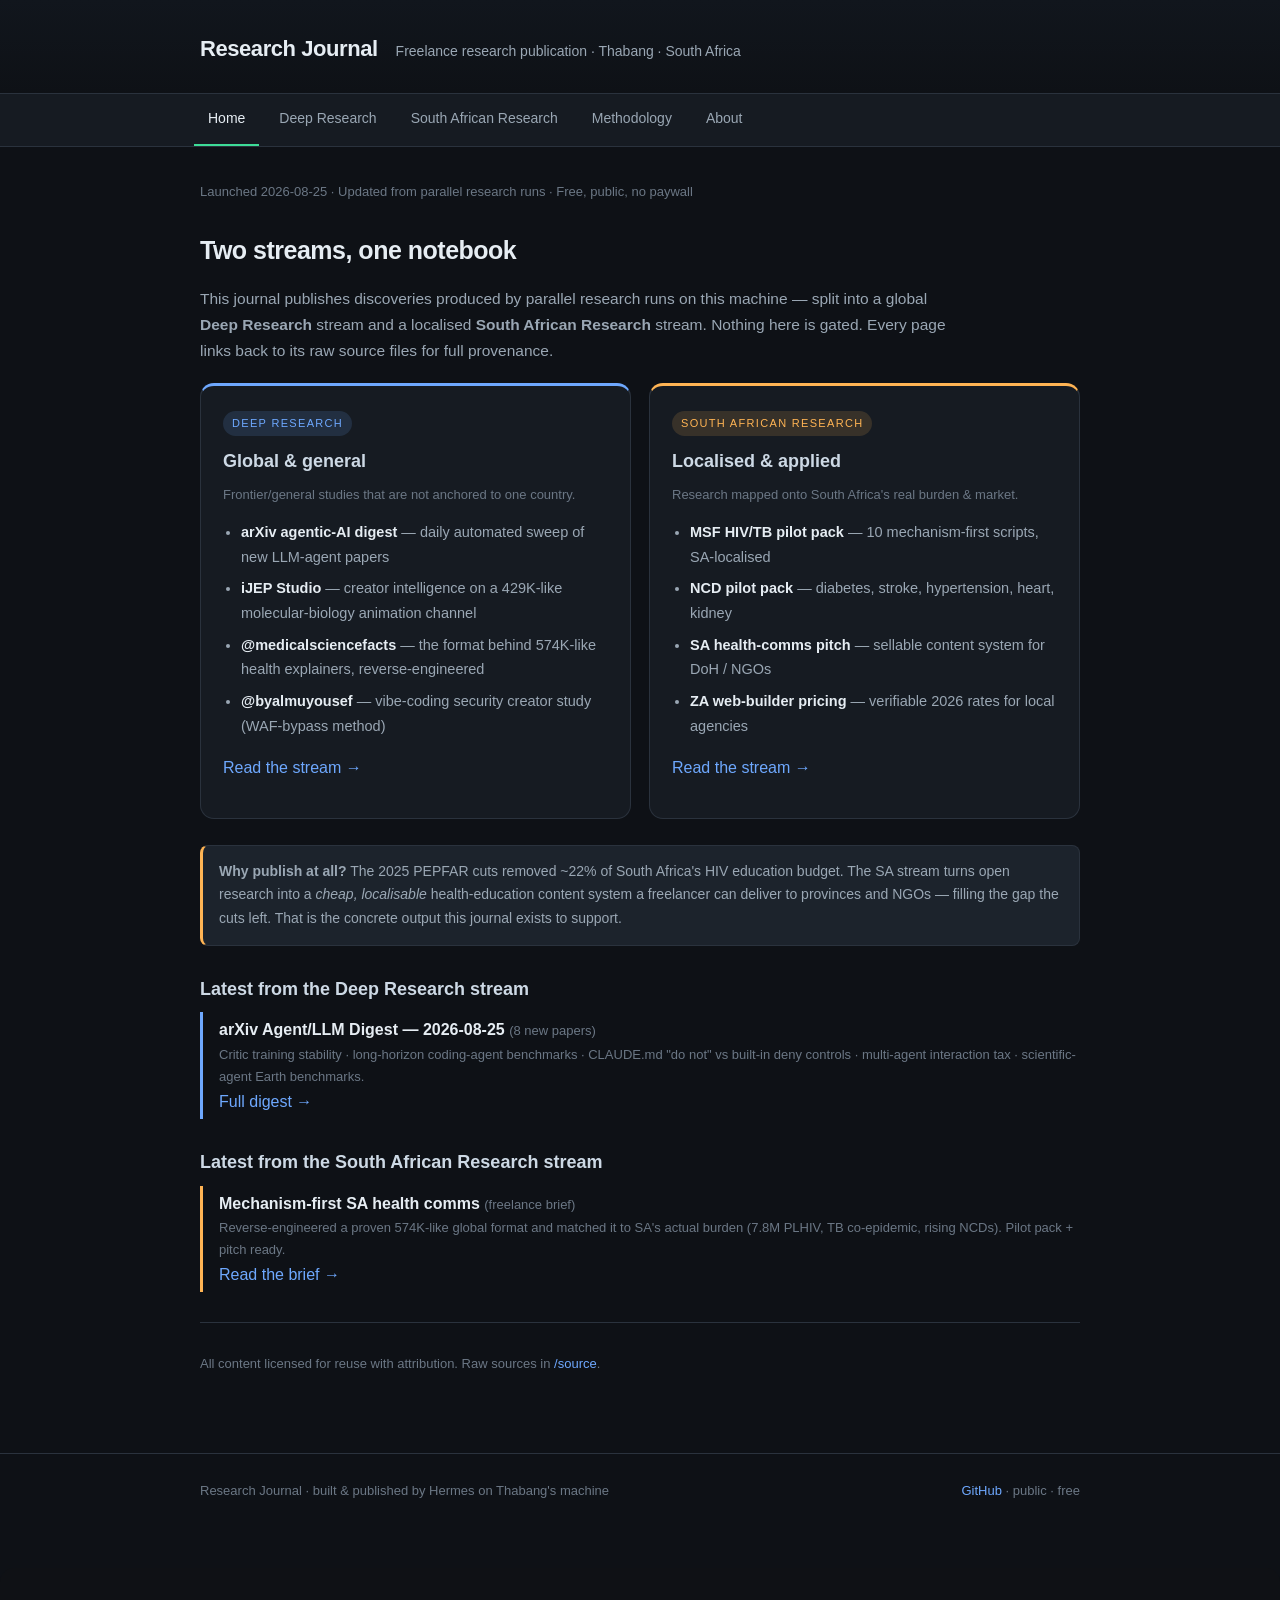
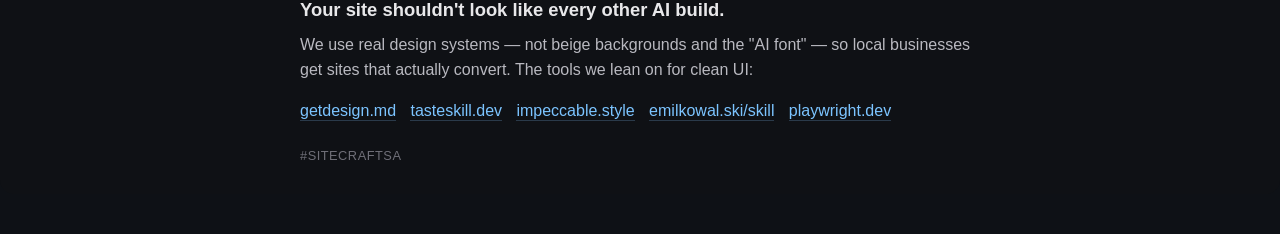
<file: index.html>
<!DOCTYPE html>
<html lang="en">
<head>
<meta charset="utf-8">
<meta name="viewport" content="width=device-width,initial-scale=1">
<title>Research Journal — Thabang</title>
<link rel="stylesheet" href="assets/site.css">
</head>
<body>
<header class="site"><div class="wrap">
  <h1>Research Journal</h1>
  <span class="tag">Freelance research publication · Thabang · South Africa</span>
</div></header>
<nav class="top"><div class="wrap">
  <a class="active" href="index.html">Home</a>
  <a href="deep-research.html">Deep Research</a>
  <a href="south-african-research.html">South African Research</a>
  <a href="methodology.html">Methodology</a>
  <a href="about.html">About</a>
</div></nav>
<main><div class="wrap">
  <p class="meta">Launched 2026-08-25 · Updated from parallel research runs · Free, public, no paywall</p>

  <h2>Two streams, one notebook</h2>
  <p class="lede">This journal publishes discoveries produced by parallel research runs on this machine —
  split into a global <b>Deep Research</b> stream and a localised <b>South African Research</b> stream.
  Nothing here is gated. Every page links back to its raw source files for full provenance.</p>

  <div class="stream">
    <div class="s deep">
      <span class="pill">Deep Research</span>
      <h3>Global &amp; general</h3>
      <p class="tagline">Frontier/general studies that are not anchored to one country.</p>
      <ul>
        <li><b>arXiv agentic-AI digest</b> — daily automated sweep of new LLM-agent papers</li>
        <li><b>iJEP Studio</b> — creator intelligence on a 429K-like molecular-biology animation channel</li>
        <li><b>@medicalsciencefacts</b> — the format behind 574K-like health explainers, reverse-engineered</li>
        <li><b>@byalmuyousef</b> — vibe-coding security creator study (WAF-bypass method)</li>
      </ul>
      <p><a href="deep-research.html">Read the stream →</a></p>
    </div>
    <div class="s za">
      <span class="pill">South African Research</span>
      <h3>Localised &amp; applied</h3>
      <p class="tagline">Research mapped onto South Africa's real burden &amp; market.</p>
      <ul>
        <li><b>MSF HIV/TB pilot pack</b> — 10 mechanism-first scripts, SA-localised</li>
        <li><b>NCD pilot pack</b> — diabetes, stroke, hypertension, heart, kidney</li>
        <li><b>SA health-comms pitch</b> — sellable content system for DoH / NGOs</li>
        <li><b>ZA web-builder pricing</b> — verifiable 2026 rates for local agencies</li>
      </ul>
      <p><a href="south-african-research.html">Read the stream →</a></p>
    </div>
  </div>

  <div class="note">
    <b>Why publish at all?</b> The 2025 PEPFAR cuts removed ~22% of South Africa's HIV education budget.
    The SA stream turns open research into a <i>cheap, localisable</i> health-education content system a
    freelancer can deliver to provinces and NGOs — filling the gap the cuts left. That is the concrete
    output this journal exists to support.
  </div>

  <h3>Latest from the Deep Research stream</h3>
  <div class="paper">
    <b>arXiv Agent/LLM Digest — 2026-08-25</b> <span class="src">(8 new papers)</span>
    <div class="src">Critic training stability · long-horizon coding-agent benchmarks · CLAUDE.md "do not" vs built-in deny controls · multi-agent interaction tax · scientific-agent Earth benchmarks.</div>
    <div><a href="deep-research.html#arxiv">Full digest →</a></div>
  </div>

  <h3>Latest from the South African Research stream</h3>
  <div class="paper" style="border-left-color:var(--za)">
    <b>Mechanism-first SA health comms</b> <span class="src">(freelance brief)</span>
    <div class="src">Reverse-engineered a proven 574K-like global format and matched it to SA's actual burden (7.8M PLHIV, TB co-epidemic, rising NCDs). Pilot pack + pitch ready.</div>
    <div><a href="south-african-research.html#pitch">Read the brief →</a></div>
  </div>

  <hr>
  <p class="meta">All content licensed for reuse with attribution. Raw sources in <a href="https://github.com/thabs1234/research-journal/tree/main/source">/source</a>.</p>
</div></main>
<footer class="site"><div class="wrap">
  <span>Research Journal · built &amp; published by Hermes on Thabang's machine</span>
  <span><a href="https://github.com/thabs1234/research-journal">GitHub</a> · public · free</span>
</div></footer>
<!-- SiteCraft design stance — injected snippet (self-contained, no external deps) -->
<section class="sc-design-stance" aria-label="Built with real design systems">
  <div class="sc-ds-inner">
    <p class="sc-ds-lead">Your site shouldn't look like every other AI build.</p>
    <p class="sc-ds-body">We use real design systems — not beige backgrounds and the "AI font" — so local businesses get sites that actually convert. The tools we lean on for clean UI:</p>
    <ul class="sc-ds-links">
      <li><a href="https://getdesign.md/" target="_blank" rel="noopener">getdesign.md</a></li>
      <li><a href="https://tasteskill.dev" target="_blank" rel="noopener">tasteskill.dev</a></li>
      <li><a href="https://impeccable.style" target="_blank" rel="noopener">impeccable.style</a></li>
      <li><a href="https://emilkowal.ski/skill" target="_blank" rel="noopener">emilkowal.ski/skill</a></li>
      <li><a href="https://playwright.dev" target="_blank" rel="noopener">playwright.dev</a></li>
    </ul>
    <p class="sc-ds-tag">#SiteCraftSA</p>
  </div>
  <style>
    .sc-design-stance{margin:2.5rem 0;padding:1.75rem 1.5rem;background:#0f1115;color:#e8e8ea;border-radius:14px;font-family:-apple-system,BlinkMacSystemFont,"Segoe UI",Roboto,Helvetica,Arial,sans-serif;line-height:1.55}
    .sc-ds-inner{max-width:680px;margin:0 auto}
    .sc-ds-lead{font-size:1.15rem;font-weight:600;margin:0 0 .5rem}
    .sc-ds-body{margin:0 0 1rem;color:#b9b9c0}
    .sc-ds-links{list-style:none;display:flex;flex-wrap:wrap;gap:.5rem .9rem;padding:0;margin:0 0 1rem}
    .sc-ds-links a{color:#7cc4ff;text-decoration:none;border-bottom:1px solid #2a3a4a;padding-bottom:1px}
    .sc-ds-links a:hover{color:#a9d8ff}
    .sc-ds-tag{margin:0;font-size:.8rem;letter-spacing:.04em;color:#6f6f78;text-transform:uppercase}
  </style>
</section>
<!-- /SiteCraft design stance -->
</body>
</html>
</file>
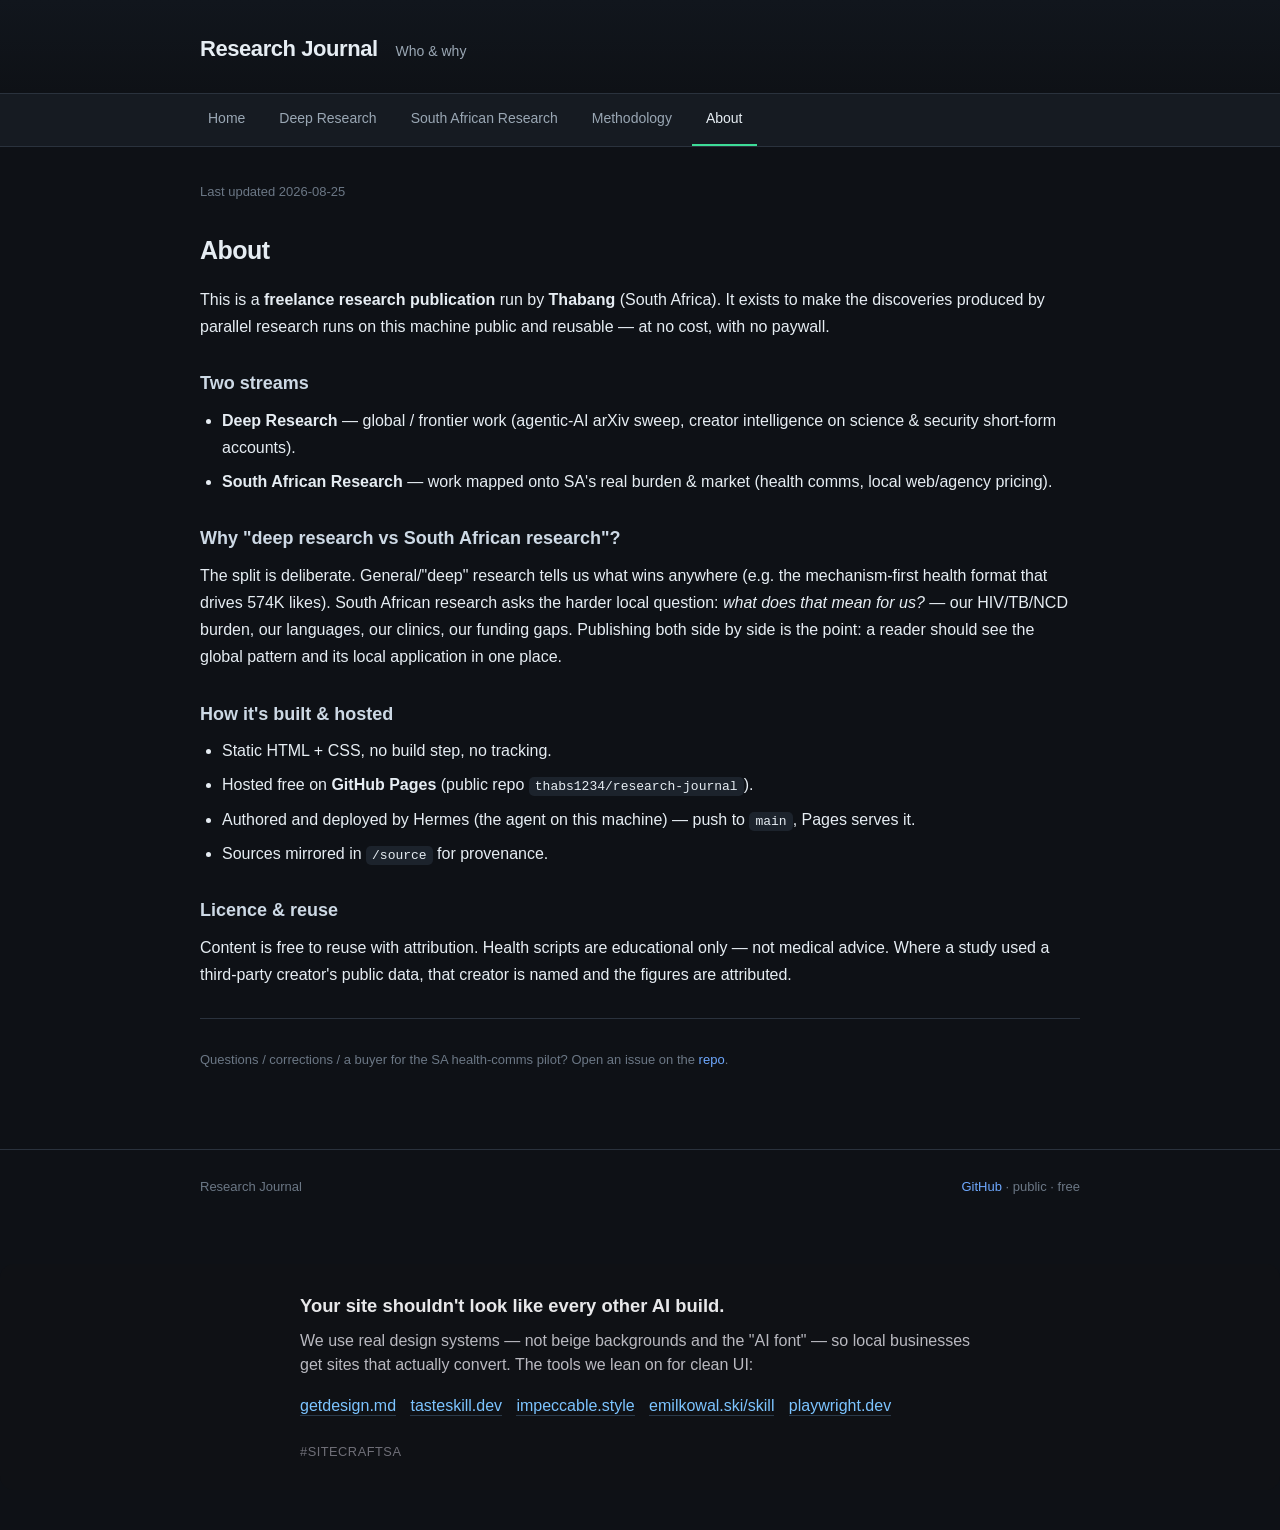
<file: about.html>
<!DOCTYPE html>
<html lang="en">
<head>
<meta charset="utf-8">
<meta name="viewport" content="width=device-width,initial-scale=1">
<title>About — Research Journal</title>
<link rel="stylesheet" href="assets/site.css">
</head>
<body>
<header class="site"><div class="wrap">
  <h1>Research Journal</h1>
  <span class="tag">Who &amp; why</span>
</div></header>
<nav class="top"><div class="wrap">
  <a href="index.html">Home</a>
  <a href="deep-research.html">Deep Research</a>
  <a href="south-african-research.html">South African Research</a>
  <a href="methodology.html">Methodology</a>
  <a class="active" href="about.html">About</a>
</div></nav>
<main><article class="wrap">
  <p class="meta">Last updated 2026-08-25</p>
  <h2>About</h2>
  <p>This is a <b>freelance research publication</b> run by <b>Thabang</b> (South Africa). It exists to make the
  discoveries produced by parallel research runs on this machine public and reusable — at no cost, with no paywall.</p>

  <h3>Two streams</h3>
  <ul>
    <li><b>Deep Research</b> — global / frontier work (agentic-AI arXiv sweep, creator intelligence on science &amp;
      security short-form accounts).</li>
    <li><b>South African Research</b> — work mapped onto SA's real burden &amp; market (health comms, local web/agency
      pricing).</li>
  </ul>

  <h3>Why "deep research vs South African research"?</h3>
  <p>The split is deliberate. General/"deep" research tells us what wins anywhere (e.g. the mechanism-first health
  format that drives 574K likes). South African research asks the harder local question: <i>what does that mean for
  us?</i> — our HIV/TB/NCD burden, our languages, our clinics, our funding gaps. Publishing both side by side is the
  point: a reader should see the global pattern and its local application in one place.</p>

  <h3>How it's built &amp; hosted</h3>
  <ul>
    <li>Static HTML + CSS, no build step, no tracking.</li>
    <li>Hosted free on <b>GitHub Pages</b> (public repo <code>thabs1234/research-journal</code>).</li>
    <li>Authored and deployed by Hermes (the agent on this machine) — push to <code>main</code>, Pages serves it.</li>
    <li>Sources mirrored in <code>/source</code> for provenance.</li>
  </ul>

  <h3>Licence &amp; reuse</h3>
  <p>Content is free to reuse with attribution. Health scripts are educational only — not medical advice. Where a
  study used a third-party creator's public data, that creator is named and the figures are attributed.</p>

  <hr>
  <p class="meta">Questions / corrections / a buyer for the SA health-comms pilot? Open an issue on the
  <a href="https://github.com/thabs1234/research-journal">repo</a>.</p>
</article></main>
<footer class="site"><div class="wrap">
  <span>Research Journal</span><span><a href="https://github.com/thabs1234/research-journal">GitHub</a> · public · free</span>
</div></footer>
<!-- SiteCraft design stance — injected snippet (self-contained, no external deps) -->
<section class="sc-design-stance" aria-label="Built with real design systems">
  <div class="sc-ds-inner">
    <p class="sc-ds-lead">Your site shouldn't look like every other AI build.</p>
    <p class="sc-ds-body">We use real design systems — not beige backgrounds and the "AI font" — so local businesses get sites that actually convert. The tools we lean on for clean UI:</p>
    <ul class="sc-ds-links">
      <li><a href="https://getdesign.md/" target="_blank" rel="noopener">getdesign.md</a></li>
      <li><a href="https://tasteskill.dev" target="_blank" rel="noopener">tasteskill.dev</a></li>
      <li><a href="https://impeccable.style" target="_blank" rel="noopener">impeccable.style</a></li>
      <li><a href="https://emilkowal.ski/skill" target="_blank" rel="noopener">emilkowal.ski/skill</a></li>
      <li><a href="https://playwright.dev" target="_blank" rel="noopener">playwright.dev</a></li>
    </ul>
    <p class="sc-ds-tag">#SiteCraftSA</p>
  </div>
  <style>
    .sc-design-stance{margin:2.5rem 0;padding:1.75rem 1.5rem;background:#0f1115;color:#e8e8ea;border-radius:14px;font-family:-apple-system,BlinkMacSystemFont,"Segoe UI",Roboto,Helvetica,Arial,sans-serif;line-height:1.55}
    .sc-ds-inner{max-width:680px;margin:0 auto}
    .sc-ds-lead{font-size:1.15rem;font-weight:600;margin:0 0 .5rem}
    .sc-ds-body{margin:0 0 1rem;color:#b9b9c0}
    .sc-ds-links{list-style:none;display:flex;flex-wrap:wrap;gap:.5rem .9rem;padding:0;margin:0 0 1rem}
    .sc-ds-links a{color:#7cc4ff;text-decoration:none;border-bottom:1px solid #2a3a4a;padding-bottom:1px}
    .sc-ds-links a:hover{color:#a9d8ff}
    .sc-ds-tag{margin:0;font-size:.8rem;letter-spacing:.04em;color:#6f6f78;text-transform:uppercase}
  </style>
</section>
<!-- /SiteCraft design stance -->
</body>
</html>
</file>
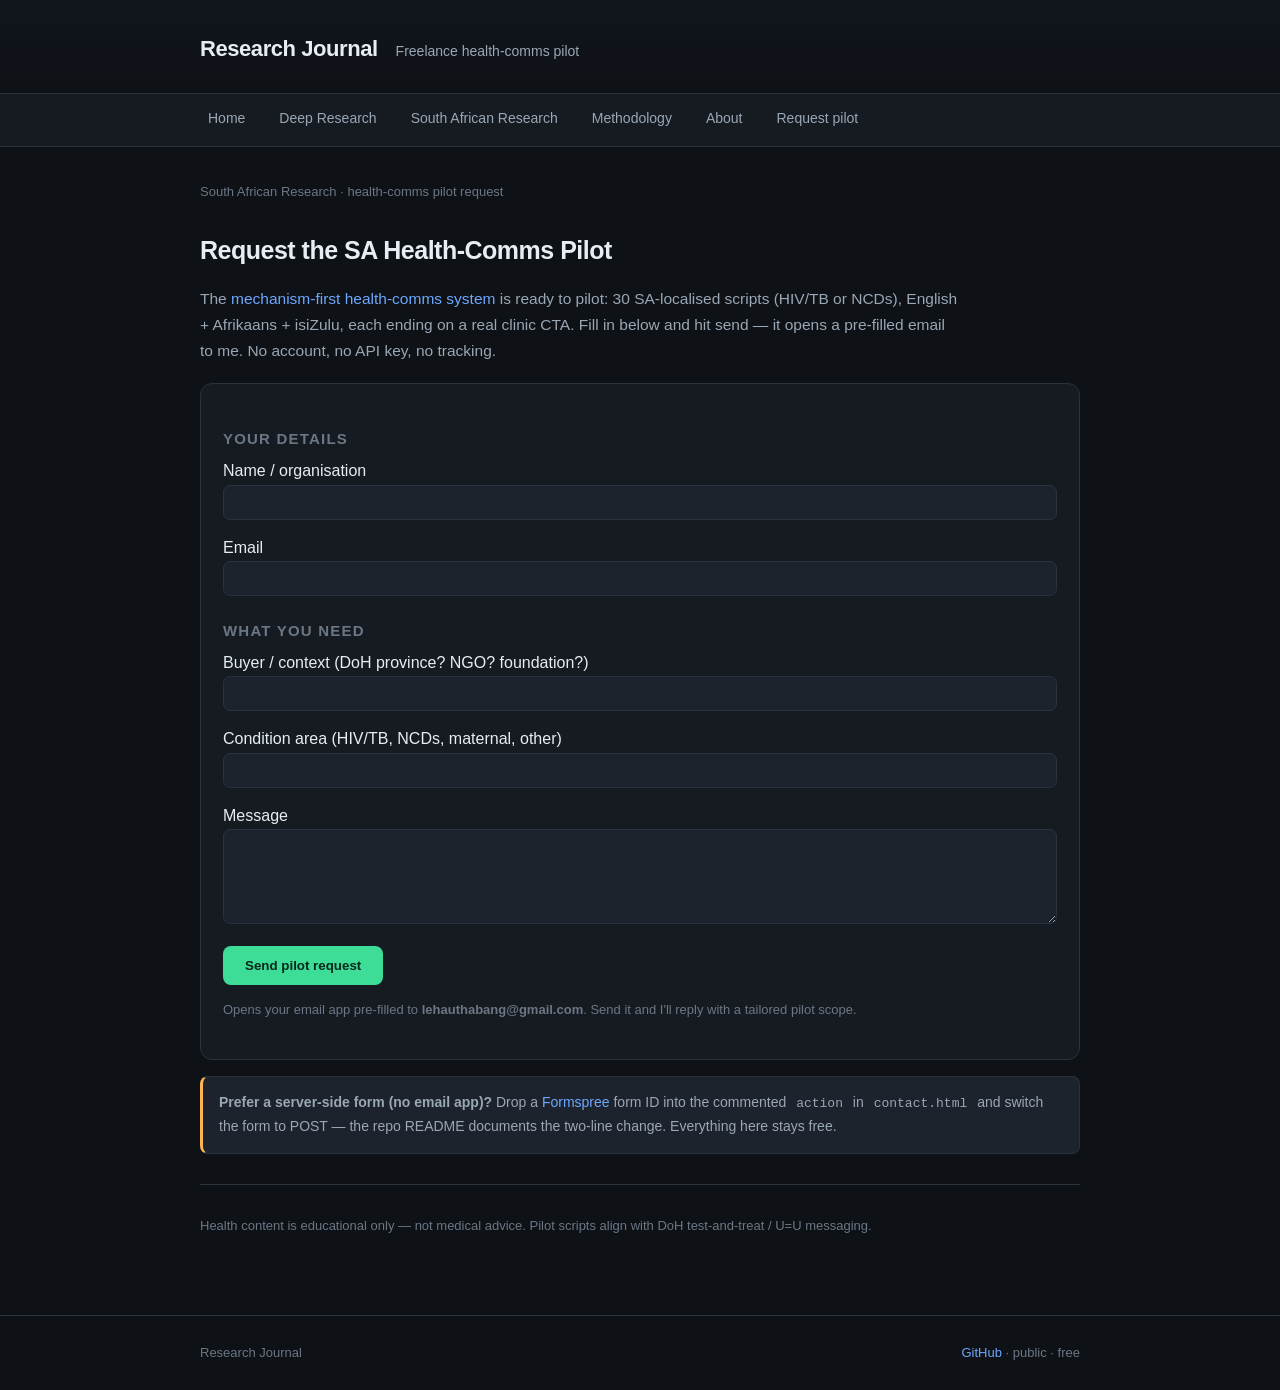
<file: contact.html>
<!DOCTYPE html>
<html lang="en">
<head>
<meta charset="utf-8">
<meta name="viewport" content="width=device-width,initial-scale=1">
<title>Request the SA Health-Comms Pilot — Research Journal</title>
<link rel="stylesheet" href="assets/site.css">
</head>
<body>
<header class="site"><div class="wrap">
  <h1>Research Journal</h1>
  <span class="tag">Freelance health-comms pilot</span>
</div></header>
<nav class="top"><div class="wrap">
  <a href="index.html">Home</a>
  <a href="deep-research.html">Deep Research</a>
  <a href="south-african-research.html">South African Research</a>
  <a href="methodology.html">Methodology</a>
  <a href="about.html">About</a>
  <a href="contact.html">Request pilot</a>
</div></nav>
<main><article class="wrap">
  <p class="meta">South African Research · health-comms pilot request</p>
  <h2>Request the SA Health-Comms Pilot</h2>
  <p class="lede">The <a href="south-african-research.html#pitch">mechanism-first health-comms system</a> is ready to
  pilot: 30 SA-localised scripts (HIV/TB or NCDs), English + Afrikaans + isiZulu, each ending on a real clinic CTA.
  Fill in below and hit send — it opens a pre-filled email to me. No account, no API key, no tracking.</p>

  <div class="card">
    <!-- Keyless mailto form: works with no backend / no signup. The script below
         assembles the email body from the fields on submit. -->
    <form id="pilotForm" onsubmit="return buildMail(event)">
      <h4>Your details</h4>
      <p><label>Name / organisation<br>
        <input type="text" name="org" id="org" required style="width:100%;padding:9px;border-radius:7px;border:1px solid var(--border);background:var(--panel2);color:var(--ink)"></label></p>
      <p><label>Email<br>
        <input type="email" name="email" id="email" required style="width:100%;padding:9px;border-radius:7px;border:1px solid var(--border);background:var(--panel2);color:var(--ink)"></label></p>
      <h4>What you need</h4>
      <p><label>Buyer / context (DoH province? NGO? foundation?)<br>
        <input type="text" name="buyer" id="buyer" style="width:100%;padding:9px;border-radius:7px;border:1px solid var(--border);background:var(--panel2);color:var(--ink)"></label></p>
      <p><label>Condition area (HIV/TB, NCDs, maternal, other)<br>
        <input type="text" name="area" id="area" style="width:100%;padding:9px;border-radius:7px;border:1px solid var(--border);background:var(--panel2);color:var(--ink)"></label></p>
      <p><label>Message<br>
        <textarea name="message" id="message" rows="5" style="width:100%;padding:9px;border-radius:7px;border:1px solid var(--border);background:var(--panel2);color:var(--ink)"></textarea></label></p>
      <p><button type="submit" style="background:var(--accent);color:#06281c;border:0;padding:12px 22px;border-radius:8px;font-weight:700;cursor:pointer">Send pilot request</button></p>
      <p class="meta">Opens your email app pre-filled to <b>lehauthabang@gmail.com</b>. Send it and I'll reply with a tailored pilot scope.</p>
    </form>
  </div>

  <div class="note">
    <b>Prefer a server-side form (no email app)?</b> Drop a <a href="https://formspree.io" target="_blank" rel="noopener">Formspree</a>
    form ID into the commented <code>action</code> in <code>contact.html</code> and switch the form to POST — the repo
    README documents the two-line change. Everything here stays free.
  </div>

  <hr>
  <p class="meta">Health content is educational only — not medical advice. Pilot scripts align with DoH test-and-treat / U=U messaging.</p>
</article></main>
<footer class="site"><div class="wrap">
  <span>Research Journal</span><span><a href="https://github.com/thabs1234/research-journal">GitHub</a> · public · free</span>
</div></footer>
<script>
function buildMail(e){
  e.preventDefault();
  var org=encodeURIComponent(document.getElementById('org').value||'(not given)');
  var em=encodeURIComponent(document.getElementById('email').value||'(not given)');
  var buyer=encodeURIComponent(document.getElementById('buyer').value||'(not given)');
  var area=encodeURIComponent(document.getElementById('area').value||'(not given)');
  var msg=encodeURIComponent(document.getElementById('message').value||'(none)');
  var subject=encodeURIComponent('SA Health-Comms Pilot request — '+document.getElementById('org').value);
  var body=encodeURIComponent(
    'Organisation: '+(document.getElementById('org').value||'')+'\n'+
    'Email: '+(document.getElementById('email').value||'')+'\n'+
    'Buyer / context: '+(document.getElementById('buyer').value||'')+'\n'+
    'Condition area: '+(document.getElementById('area').value||'')+'\n'+
    'Message:\n'+(document.getElementById('message').value||'')
  );
  window.location.href='mailto:lehauthabang@gmail.com?subject='+subject+'&body='+body;
  return false;
}
</script>
</body>
</html>
</file>
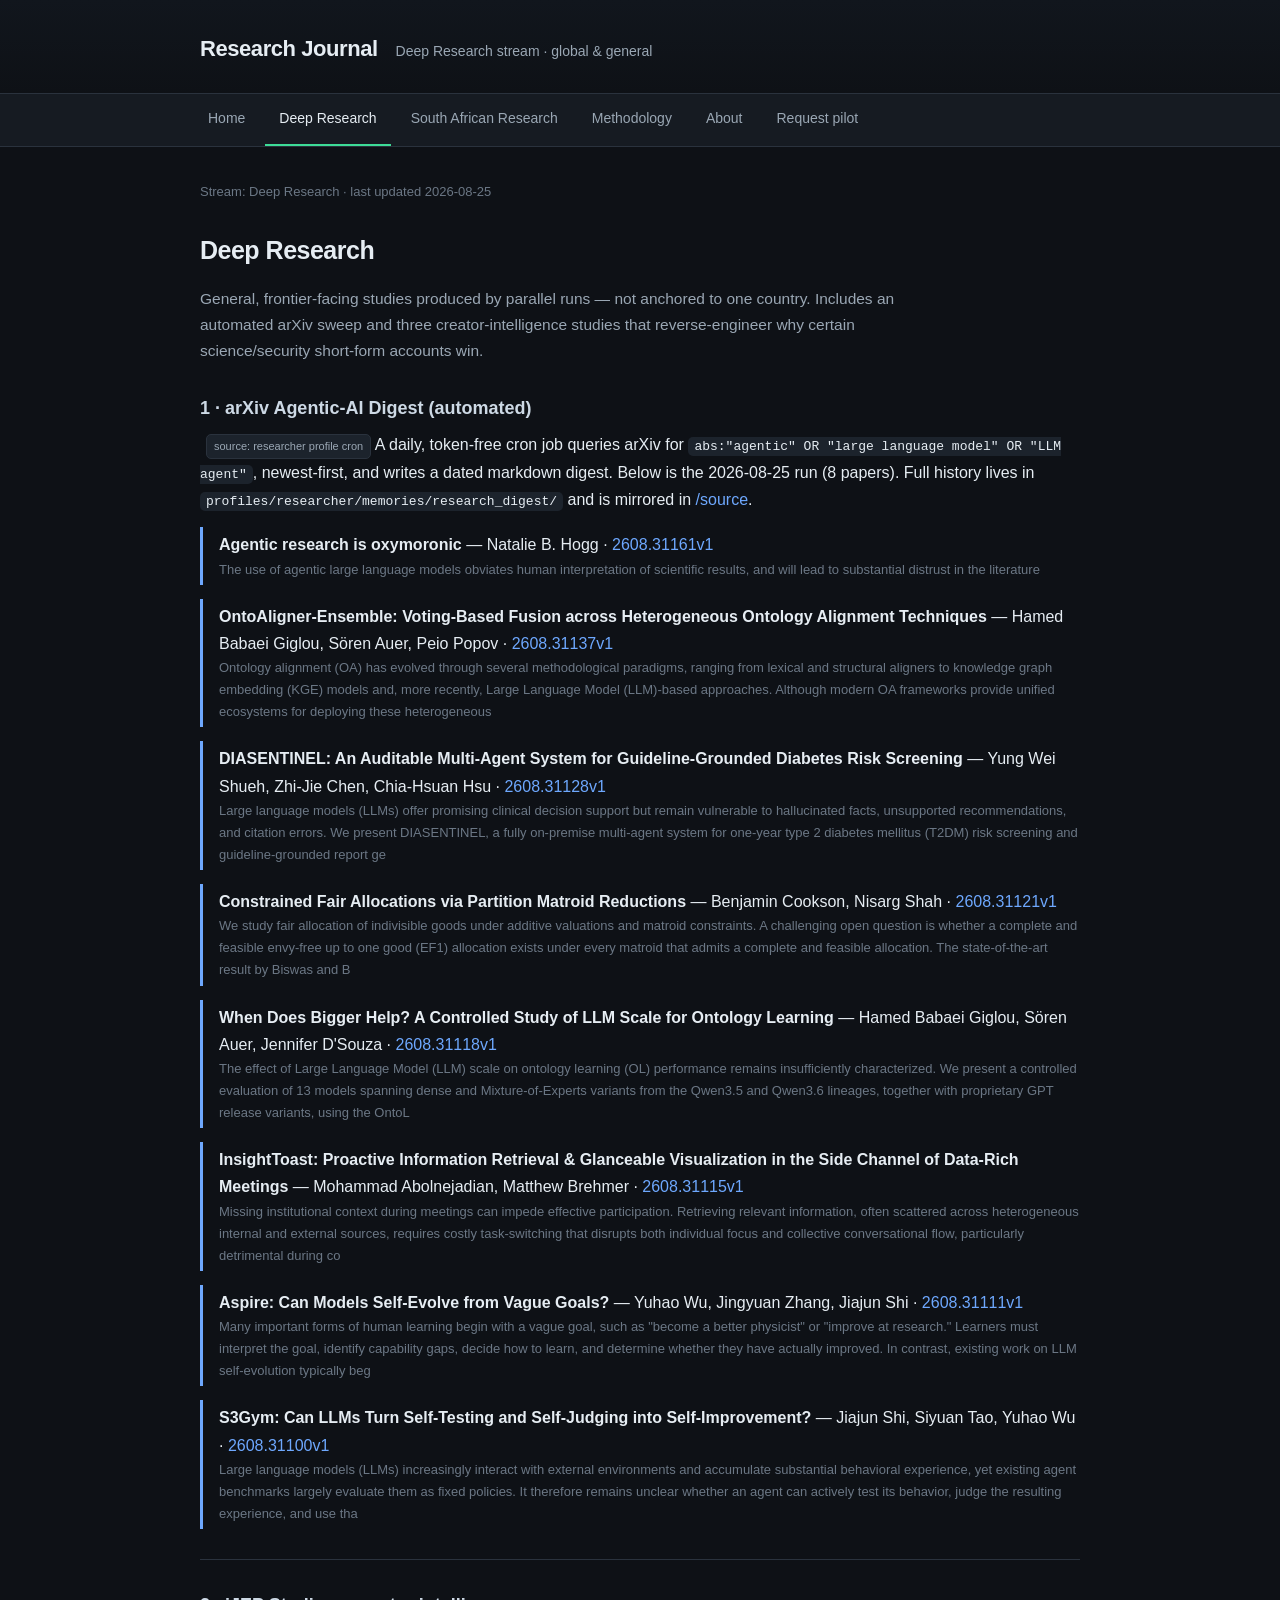
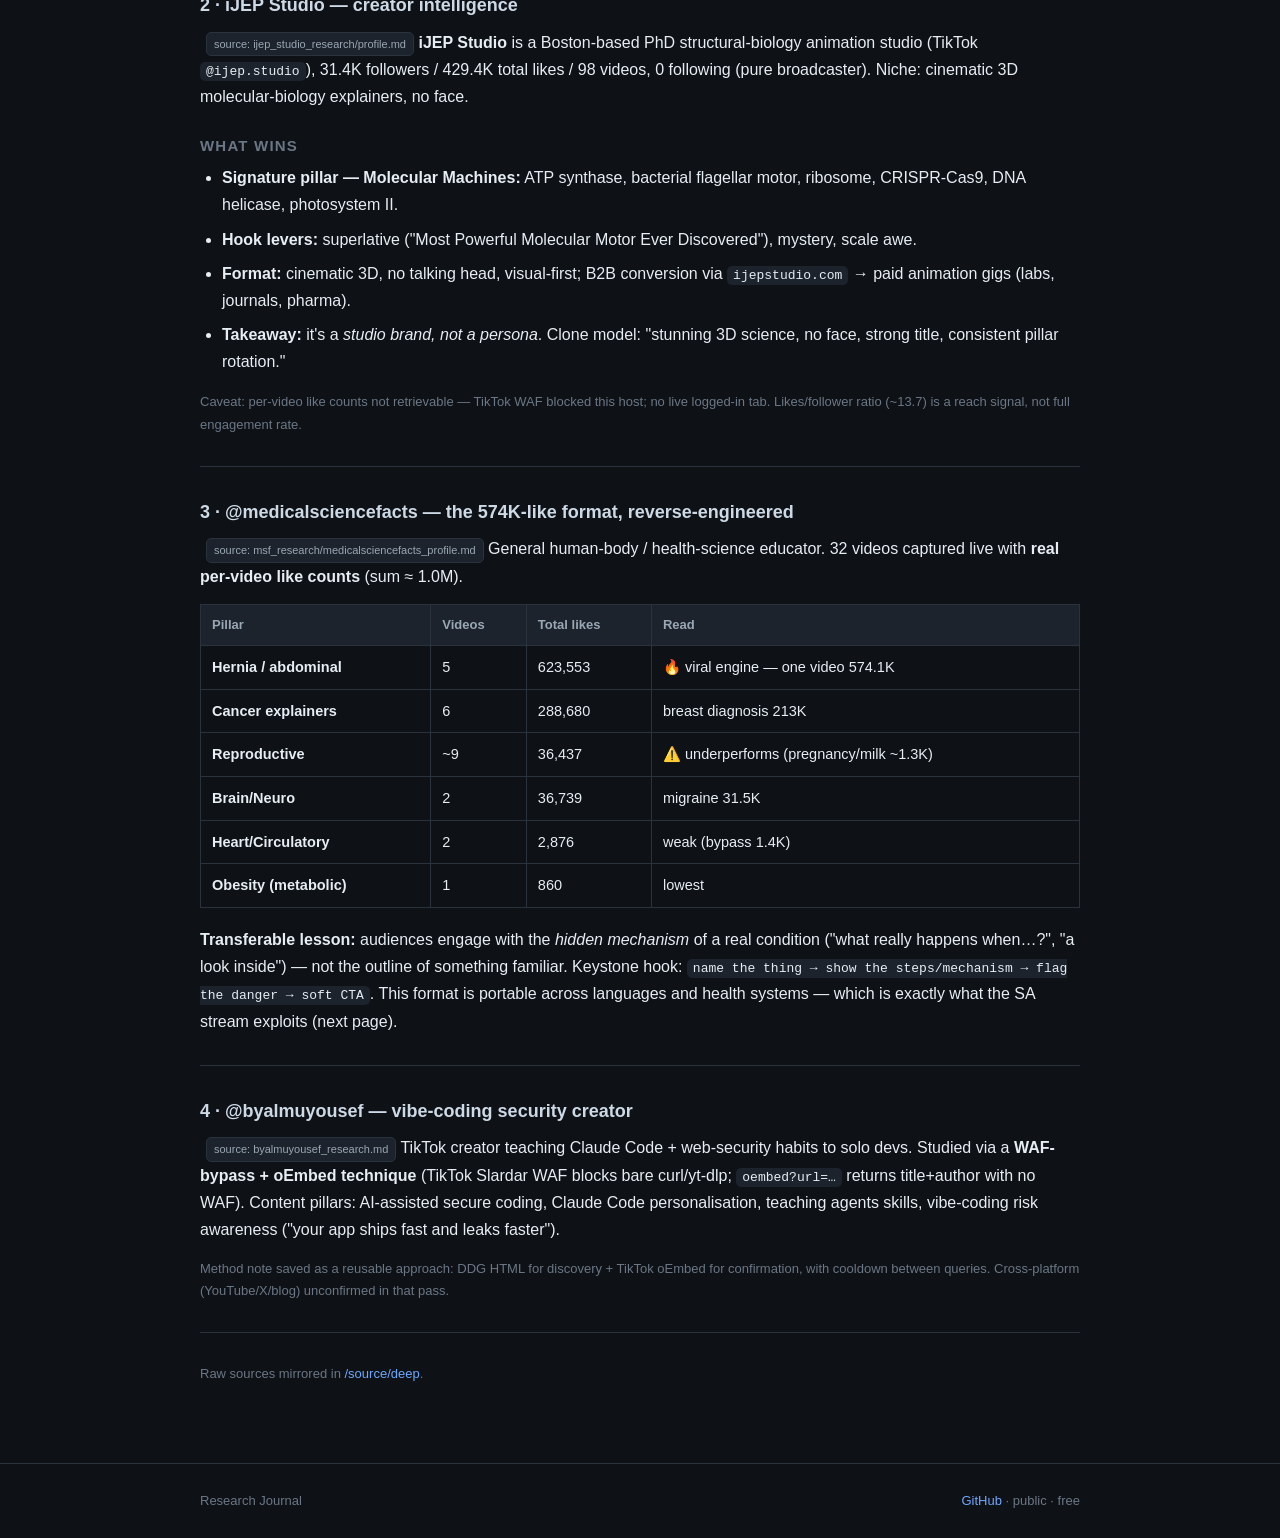
<file: deep-research.html>
<!DOCTYPE html>
<html lang="en">
<head>
<meta charset="utf-8">
<meta name="viewport" content="width=device-width,initial-scale=1">
<title>Deep Research — Research Journal</title>
<link rel="stylesheet" href="assets/site.css">
</head>
<body>
<header class="site"><div class="wrap">
  <h1>Research Journal</h1>
  <span class="tag">Deep Research stream · global &amp; general</span>
</div></header>
<nav class="top"><div class="wrap">
  <a href="index.html">Home</a>
  <a class="active" href="deep-research.html">Deep Research</a>
  <a href="south-african-research.html">South African Research</a>
  <a href="methodology.html">Methodology</a>
  <a href="about.html">About</a>
  <a href="contact.html">Request pilot</a>
</div></nav>
<main><article class="wrap">
  <p class="meta">Stream: Deep Research · last updated 2026-08-25</p>
  <h2>Deep Research</h2>
  <p class="lede">General, frontier-facing studies produced by parallel runs — not anchored to one country.
  Includes an automated arXiv sweep and three creator-intelligence studies that reverse-engineer why
  certain science/security short-form accounts win.</p>

  <h3 id="arxiv">1 · arXiv Agentic-AI Digest (automated)</h3>
  <p><span class="flag">source: researcher profile cron</span> A daily, token-free cron job queries arXiv for
  <code>abs:"agentic" OR "large language model" OR "LLM agent"</code>, newest-first, and writes a dated markdown
  digest. Below is the 2026-08-25 run (8 papers). Full history lives in
  <code>profiles/researcher/memories/research_digest/</code> and is mirrored in <a href="https://github.com/thabs1234/research-journal/tree/main/source">/source</a>.</p>
  <!-- ARXIV:START -->
  <div class="paper">
    <b>Agentic research is oxymoronic</b> — Natalie B. Hogg · <a href="http://arxiv.org/abs/2608.31161v1">2608.31161v1</a>
    <div class="src">The use of agentic large language models obviates human interpretation of scientific results, and will lead to substantial distrust in the literature</div>
  </div>
  <div class="paper">
    <b>OntoAligner-Ensemble: Voting-Based Fusion across Heterogeneous Ontology Alignment Techniques</b> — Hamed Babaei Giglou, Sören Auer, Peio Popov · <a href="http://arxiv.org/abs/2608.31137v1">2608.31137v1</a>
    <div class="src">Ontology alignment (OA) has evolved through several methodological paradigms, ranging from lexical and structural aligners to knowledge graph embedding (KGE) models and, more recently, Large Language Model (LLM)-based approaches. Although modern OA frameworks provide unified ecosystems for deploying these heterogeneous</div>
  </div>
  <div class="paper">
    <b>DIASENTINEL: An Auditable Multi-Agent System for Guideline-Grounded Diabetes Risk Screening</b> — Yung Wei Shueh, Zhi-Jie Chen, Chia-Hsuan Hsu · <a href="http://arxiv.org/abs/2608.31128v1">2608.31128v1</a>
    <div class="src">Large language models (LLMs) offer promising clinical decision support but remain vulnerable to hallucinated facts, unsupported recommendations, and citation errors. We present DIASENTINEL, a fully on-premise multi-agent system for one-year type 2 diabetes mellitus (T2DM) risk screening and guideline-grounded report ge</div>
  </div>
  <div class="paper">
    <b>Constrained Fair Allocations via Partition Matroid Reductions</b> — Benjamin Cookson, Nisarg Shah · <a href="http://arxiv.org/abs/2608.31121v1">2608.31121v1</a>
    <div class="src">We study fair allocation of indivisible goods under additive valuations and matroid constraints. A challenging open question is whether a complete and feasible envy-free up to one good (EF1) allocation exists under every matroid that admits a complete and feasible allocation. The state-of-the-art result by Biswas and B</div>
  </div>
  <div class="paper">
    <b>When Does Bigger Help? A Controlled Study of LLM Scale for Ontology Learning</b> — Hamed Babaei Giglou, Sören Auer, Jennifer D'Souza · <a href="http://arxiv.org/abs/2608.31118v1">2608.31118v1</a>
    <div class="src">The effect of Large Language Model (LLM) scale on ontology learning (OL) performance remains insufficiently characterized. We present a controlled evaluation of 13 models spanning dense and Mixture-of-Experts variants from the Qwen3.5 and Qwen3.6 lineages, together with proprietary GPT release variants, using the OntoL</div>
  </div>
  <div class="paper">
    <b>InsightToast: Proactive Information Retrieval & Glanceable Visualization in the Side Channel of Data-Rich Meetings</b> — Mohammad Abolnejadian, Matthew Brehmer · <a href="http://arxiv.org/abs/2608.31115v1">2608.31115v1</a>
    <div class="src">Missing institutional context during meetings can impede effective participation. Retrieving relevant information, often scattered across heterogeneous internal and external sources, requires costly task-switching that disrupts both individual focus and collective conversational flow, particularly detrimental during co</div>
  </div>
  <div class="paper">
    <b>Aspire: Can Models Self-Evolve from Vague Goals?</b> — Yuhao Wu, Jingyuan Zhang, Jiajun Shi · <a href="http://arxiv.org/abs/2608.31111v1">2608.31111v1</a>
    <div class="src">Many important forms of human learning begin with a vague goal, such as "become a better physicist" or "improve at research." Learners must interpret the goal, identify capability gaps, decide how to learn, and determine whether they have actually improved. In contrast, existing work on LLM self-evolution typically beg</div>
  </div>
  <div class="paper">
    <b>S3Gym: Can LLMs Turn Self-Testing and Self-Judging into Self-Improvement?</b> — Jiajun Shi, Siyuan Tao, Yuhao Wu · <a href="http://arxiv.org/abs/2608.31100v1">2608.31100v1</a>
    <div class="src">Large language models (LLMs) increasingly interact with external environments and accumulate substantial behavioral experience, yet existing agent benchmarks largely evaluate them as fixed policies. It therefore remains unclear whether an agent can actively test its behavior, judge the resulting experience, and use tha</div>
  </div>
  <!-- ARXIV:END -->

  <hr>
  <h3 id="ijep">2 · iJEP Studio — creator intelligence</h3>
  <p><span class="flag">source: ijep_studio_research/profile.md</span> <b>iJEP Studio</b> is a Boston-based
  PhD structural-biology animation studio (TikTok <code>@ijep.studio</code>), 31.4K followers / 429.4K total
  likes / 98 videos, 0 following (pure broadcaster). Niche: cinematic 3D molecular-biology explainers, no face.</p>
  <h4>What wins</h4>
  <ul>
    <li><b>Signature pillar — Molecular Machines:</b> ATP synthase, bacterial flagellar motor, ribosome, CRISPR-Cas9, DNA helicase, photosystem II.</li>
    <li><b>Hook levers:</b> superlative ("Most Powerful Molecular Motor Ever Discovered"), mystery, scale awe.</li>
    <li><b>Format:</b> cinematic 3D, no talking head, visual-first; B2B conversion via <code>ijepstudio.com</code> → paid animation gigs (labs, journals, pharma).</li>
    <li><b>Takeaway:</b> it's a <i>studio brand, not a persona</i>. Clone model: "stunning 3D science, no face, strong title, consistent pillar rotation."</li>
  </ul>
  <p class="meta">Caveat: per-video like counts not retrievable — TikTok WAF blocked this host; no live logged-in tab. Likes/follower ratio (~13.7) is a reach signal, not full engagement rate.</p>

  <hr>
  <h3 id="msf">3 · @medicalsciencefacts — the 574K-like format, reverse-engineered</h3>
  <p><span class="flag">source: msf_research/medicalsciencefacts_profile.md</span> General human-body / health-science
  educator. 32 videos captured live with <b>real per-video like counts</b> (sum ≈ 1.0M).</p>
  <table>
    <tr><th>Pillar</th><th>Videos</th><th>Total likes</th><th>Read</th></tr>
    <tr><td>Hernia / abdominal</td><td>5</td><td>623,553</td><td>🔥 viral engine — one video 574.1K</td></tr>
    <tr><td>Cancer explainers</td><td>6</td><td>288,680</td><td>breast diagnosis 213K</td></tr>
    <tr><td>Reproductive</td><td>~9</td><td>36,437</td><td>⚠️ underperforms (pregnancy/milk ~1.3K)</td></tr>
    <tr><td>Brain/Neuro</td><td>2</td><td>36,739</td><td>migraine 31.5K</td></tr>
    <tr><td>Heart/Circulatory</td><td>2</td><td>2,876</td><td>weak (bypass 1.4K)</td></tr>
    <tr><td>Obesity (metabolic)</td><td>1</td><td>860</td><td>lowest</td></tr>
  </table>
  <p><b>Transferable lesson:</b> audiences engage with the <i>hidden mechanism</i> of a real condition
  ("what really happens when…?", "a look inside") — not the outline of something familiar. Keystone hook:
  <code>name the thing → show the steps/mechanism → flag the danger → soft CTA</code>. This format is portable
  across languages and health systems — which is exactly what the SA stream exploits (next page).</p>

  <hr>
  <h3 id="byal">4 · @byalmuyousef — vibe-coding security creator</h3>
  <p><span class="flag">source: byalmuyousef_research.md</span> TikTok creator teaching Claude Code + web-security
  habits to solo devs. Studied via a <b>WAF-bypass + oEmbed technique</b> (TikTok Slardar WAF blocks bare curl/yt-dlp;
  <code>oembed?url=…</code> returns title+author with no WAF). Content pillars: AI-assisted secure coding, Claude Code
  personalisation, teaching agents skills, vibe-coding risk awareness ("your app ships fast and leaks faster").</p>
  <p class="meta">Method note saved as a reusable approach: DDG HTML for discovery + TikTok oEmbed for confirmation,
  with cooldown between queries. Cross-platform (YouTube/X/blog) unconfirmed in that pass.</p>

  <hr>
  <p class="meta">Raw sources mirrored in <a href="https://github.com/thabs1234/research-journal/tree/main/source/deep">/source/deep</a>.</p>
</article></main>
<footer class="site"><div class="wrap">
  <span>Research Journal</span><span><a href="https://github.com/thabs1234/research-journal">GitHub</a> · public · free</span>
</div></footer>
</body>
</html>
</file>
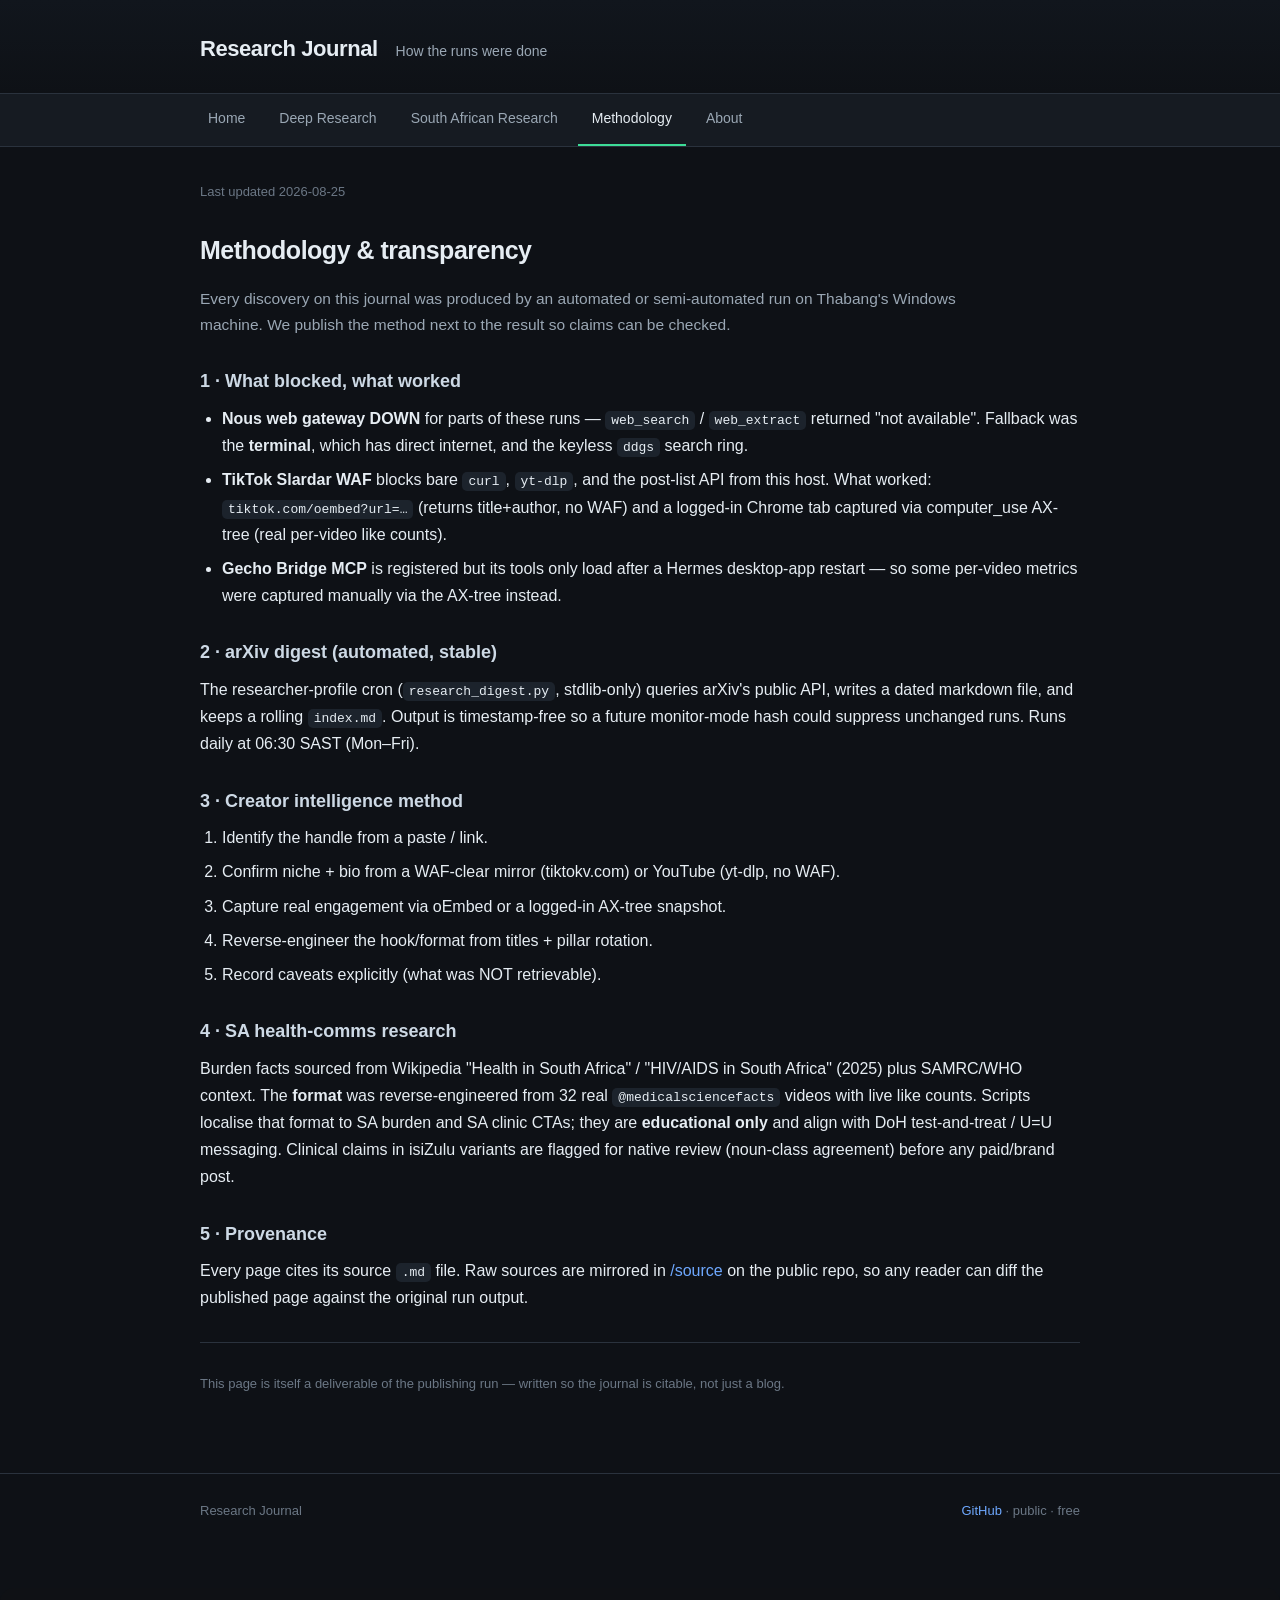
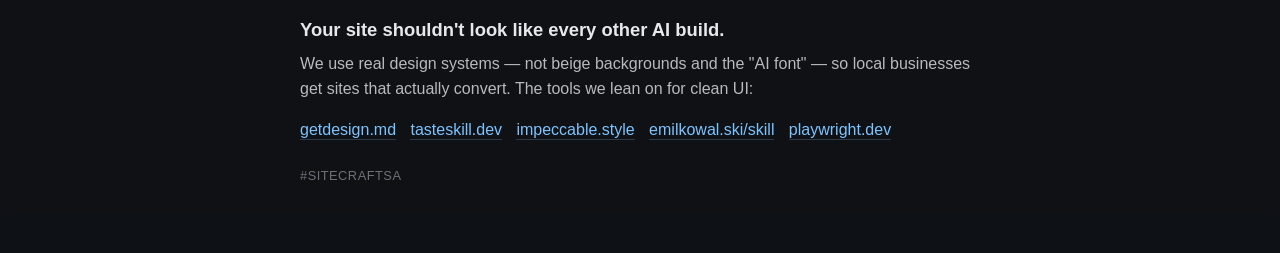
<file: methodology.html>
<!DOCTYPE html>
<html lang="en">
<head>
<meta charset="utf-8">
<meta name="viewport" content="width=device-width,initial-scale=1">
<title>Methodology — Research Journal</title>
<link rel="stylesheet" href="assets/site.css">
</head>
<body>
<header class="site"><div class="wrap">
  <h1>Research Journal</h1>
  <span class="tag">How the runs were done</span>
</div></header>
<nav class="top"><div class="wrap">
  <a href="index.html">Home</a>
  <a href="deep-research.html">Deep Research</a>
  <a href="south-african-research.html">South African Research</a>
  <a class="active" href="methodology.html">Methodology</a>
  <a href="about.html">About</a>
</div></nav>
<main><article class="wrap">
  <p class="meta">Last updated 2026-08-25</p>
  <h2>Methodology &amp; transparency</h2>
  <p class="lede">Every discovery on this journal was produced by an automated or semi-automated run on Thabang's
  Windows machine. We publish the method next to the result so claims can be checked.</p>

  <h3>1 · What blocked, what worked</h3>
  <ul>
    <li><b>Nous web gateway DOWN</b> for parts of these runs — <code>web_search</code> / <code>web_extract</code>
      returned "not available". Fallback was the <b>terminal</b>, which has direct internet, and the keyless
      <code>ddgs</code> search ring.</li>
    <li><b>TikTok Slardar WAF</b> blocks bare <code>curl</code>, <code>yt-dlp</code>, and the post-list API from this
      host. What worked: <code>tiktok.com/oembed?url=…</code> (returns title+author, no WAF) and a logged-in Chrome
      tab captured via computer_use AX-tree (real per-video like counts).</li>
    <li><b>Gecho Bridge MCP</b> is registered but its tools only load after a Hermes desktop-app restart — so some
      per-video metrics were captured manually via the AX-tree instead.</li>
  </ul>

  <h3>2 · arXiv digest (automated, stable)</h3>
  <p>The researcher-profile cron (<code>research_digest.py</code>, stdlib-only) queries arXiv's public API, writes a
  dated markdown file, and keeps a rolling <code>index.md</code>. Output is timestamp-free so a future monitor-mode
  hash could suppress unchanged runs. Runs daily at 06:30 SAST (Mon–Fri).</p>

  <h3>3 · Creator intelligence method</h3>
  <ol>
    <li>Identify the handle from a paste / link.</li>
    <li>Confirm niche + bio from a WAF-clear mirror (tiktokv.com) or YouTube (yt-dlp, no WAF).</li>
    <li>Capture real engagement via oEmbed or a logged-in AX-tree snapshot.</li>
    <li>Reverse-engineer the hook/format from titles + pillar rotation.</li>
    <li>Record caveats explicitly (what was NOT retrievable).</li>
  </ol>

  <h3>4 · SA health-comms research</h3>
  <p>Burden facts sourced from Wikipedia "Health in South Africa" / "HIV/AIDS in South Africa" (2025) plus SAMRC/WHO
  context. The <b>format</b> was reverse-engineered from 32 real <code>@medicalsciencefacts</code> videos with live
  like counts. Scripts localise that format to SA burden and SA clinic CTAs; they are <b>educational only</b> and
  align with DoH test-and-treat / U=U messaging. Clinical claims in isiZulu variants are flagged for native review
  (noun-class agreement) before any paid/brand post.</p>

  <h3>5 · Provenance</h3>
  <p>Every page cites its source <code>.md</code> file. Raw sources are mirrored in
  <a href="https://github.com/thabs1234/research-journal/tree/main/source">/source</a> on the public repo, so any
  reader can diff the published page against the original run output.</p>

  <hr>
  <p class="meta">This page is itself a deliverable of the publishing run — written so the journal is citable, not just a blog.</p>
</article></main>
<footer class="site"><div class="wrap">
  <span>Research Journal</span><span><a href="https://github.com/thabs1234/research-journal">GitHub</a> · public · free</span>
</div></footer>
<!-- SiteCraft design stance — injected snippet (self-contained, no external deps) -->
<section class="sc-design-stance" aria-label="Built with real design systems">
  <div class="sc-ds-inner">
    <p class="sc-ds-lead">Your site shouldn't look like every other AI build.</p>
    <p class="sc-ds-body">We use real design systems — not beige backgrounds and the "AI font" — so local businesses get sites that actually convert. The tools we lean on for clean UI:</p>
    <ul class="sc-ds-links">
      <li><a href="https://getdesign.md/" target="_blank" rel="noopener">getdesign.md</a></li>
      <li><a href="https://tasteskill.dev" target="_blank" rel="noopener">tasteskill.dev</a></li>
      <li><a href="https://impeccable.style" target="_blank" rel="noopener">impeccable.style</a></li>
      <li><a href="https://emilkowal.ski/skill" target="_blank" rel="noopener">emilkowal.ski/skill</a></li>
      <li><a href="https://playwright.dev" target="_blank" rel="noopener">playwright.dev</a></li>
    </ul>
    <p class="sc-ds-tag">#SiteCraftSA</p>
  </div>
  <style>
    .sc-design-stance{margin:2.5rem 0;padding:1.75rem 1.5rem;background:#0f1115;color:#e8e8ea;border-radius:14px;font-family:-apple-system,BlinkMacSystemFont,"Segoe UI",Roboto,Helvetica,Arial,sans-serif;line-height:1.55}
    .sc-ds-inner{max-width:680px;margin:0 auto}
    .sc-ds-lead{font-size:1.15rem;font-weight:600;margin:0 0 .5rem}
    .sc-ds-body{margin:0 0 1rem;color:#b9b9c0}
    .sc-ds-links{list-style:none;display:flex;flex-wrap:wrap;gap:.5rem .9rem;padding:0;margin:0 0 1rem}
    .sc-ds-links a{color:#7cc4ff;text-decoration:none;border-bottom:1px solid #2a3a4a;padding-bottom:1px}
    .sc-ds-links a:hover{color:#a9d8ff}
    .sc-ds-tag{margin:0;font-size:.8rem;letter-spacing:.04em;color:#6f6f78;text-transform:uppercase}
  </style>
</section>
<!-- /SiteCraft design stance -->
</body>
</html>
</file>
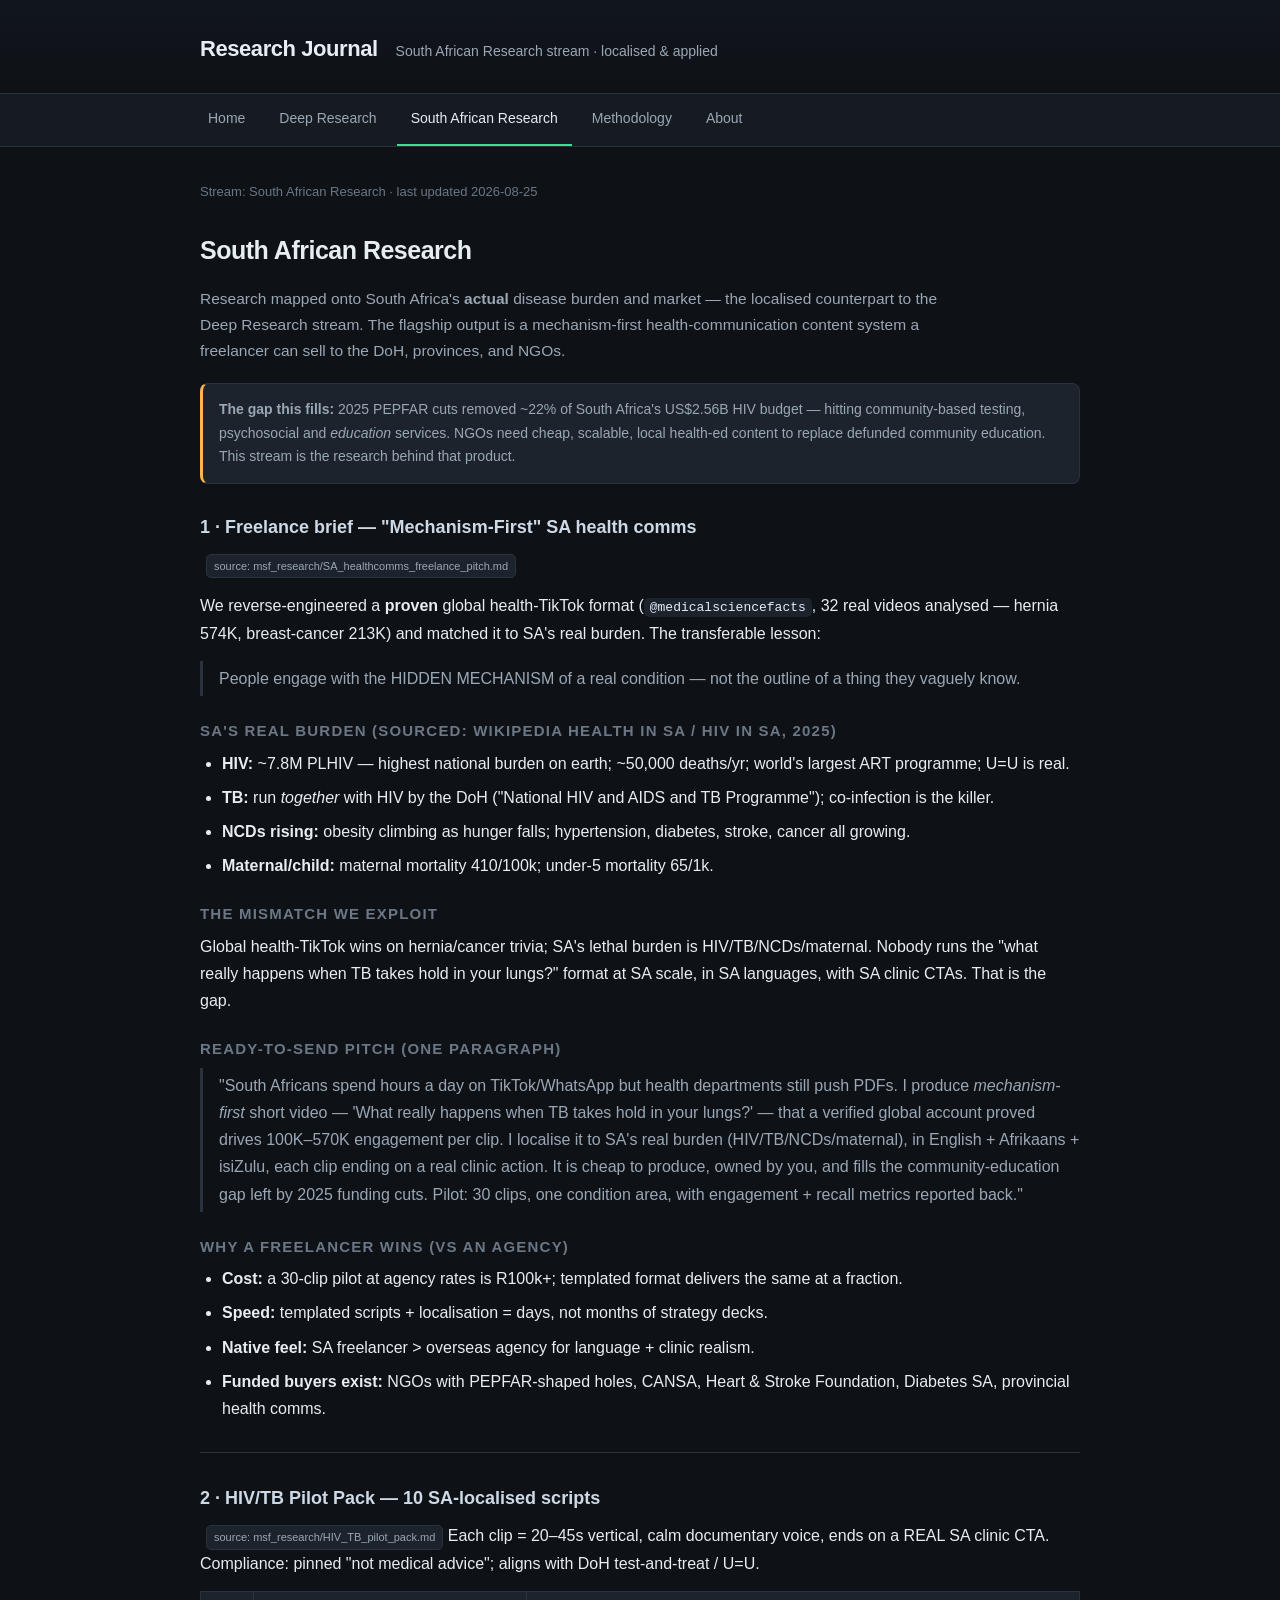
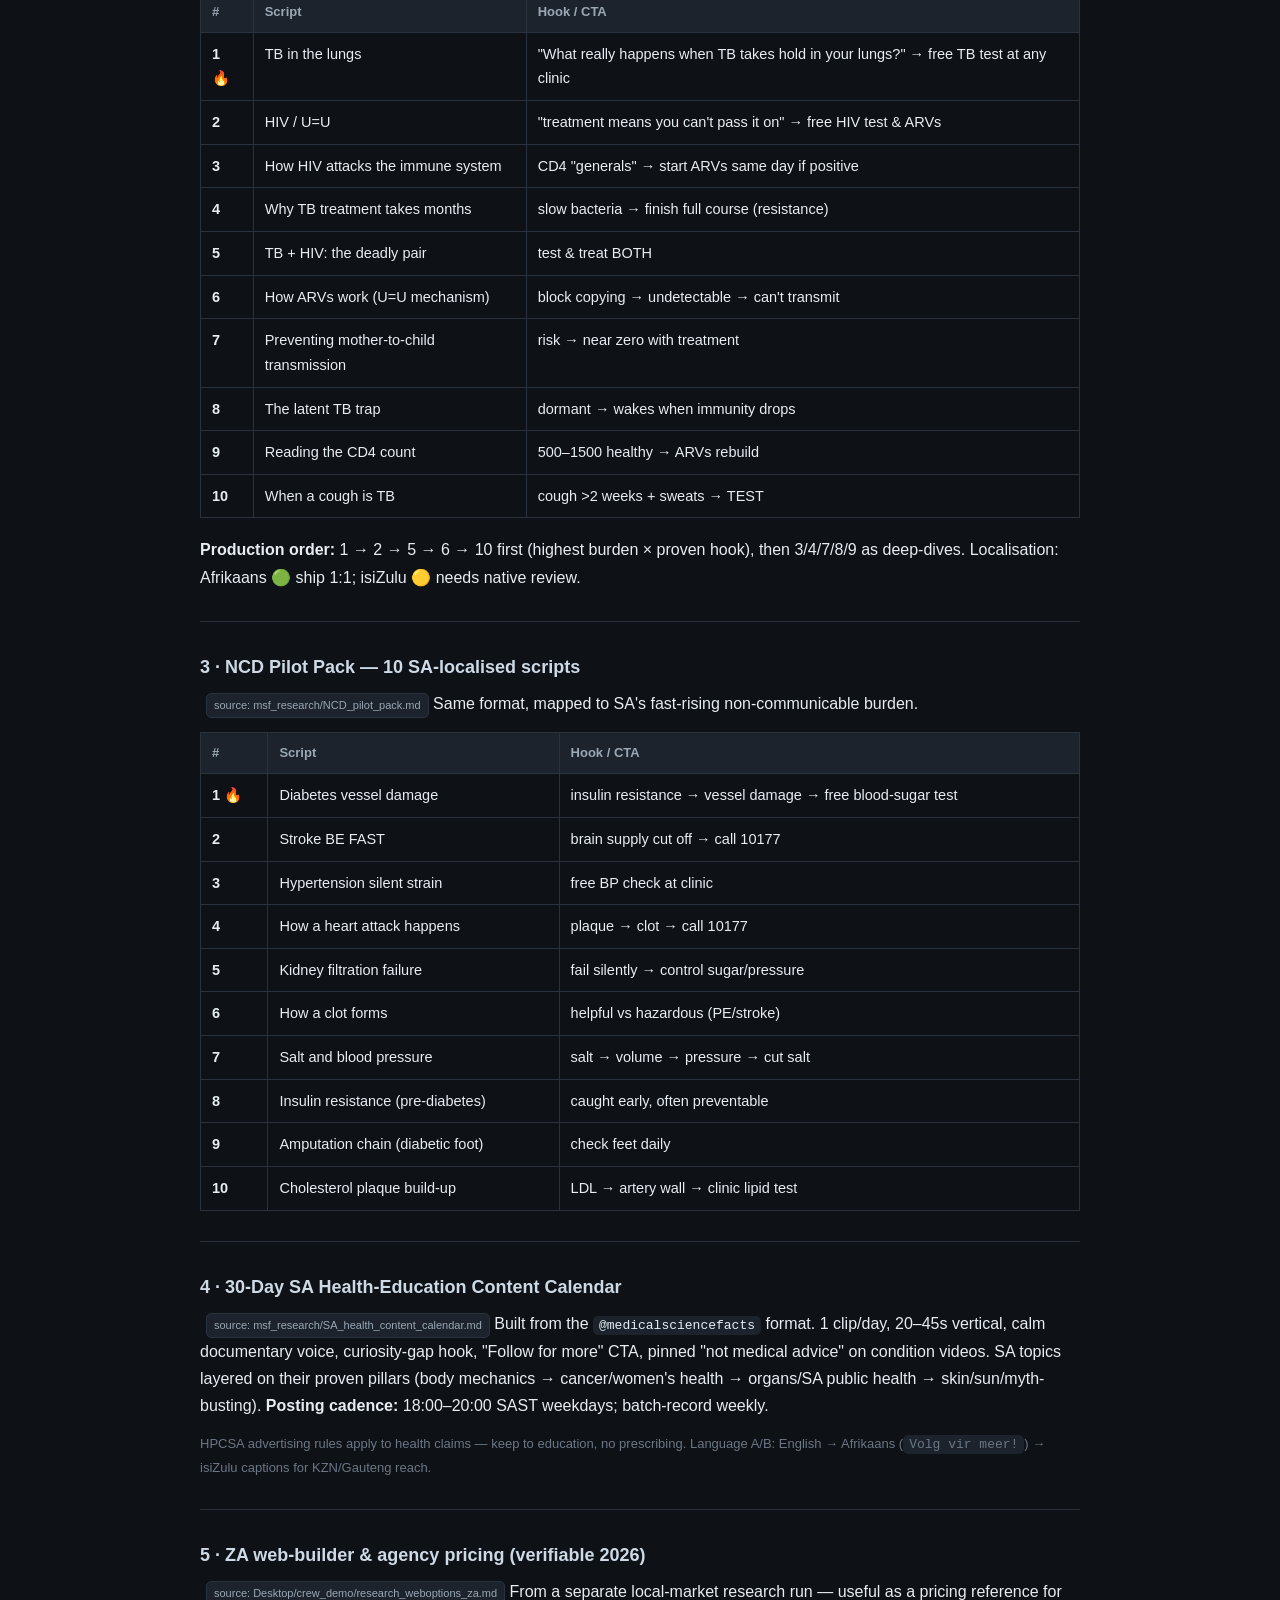
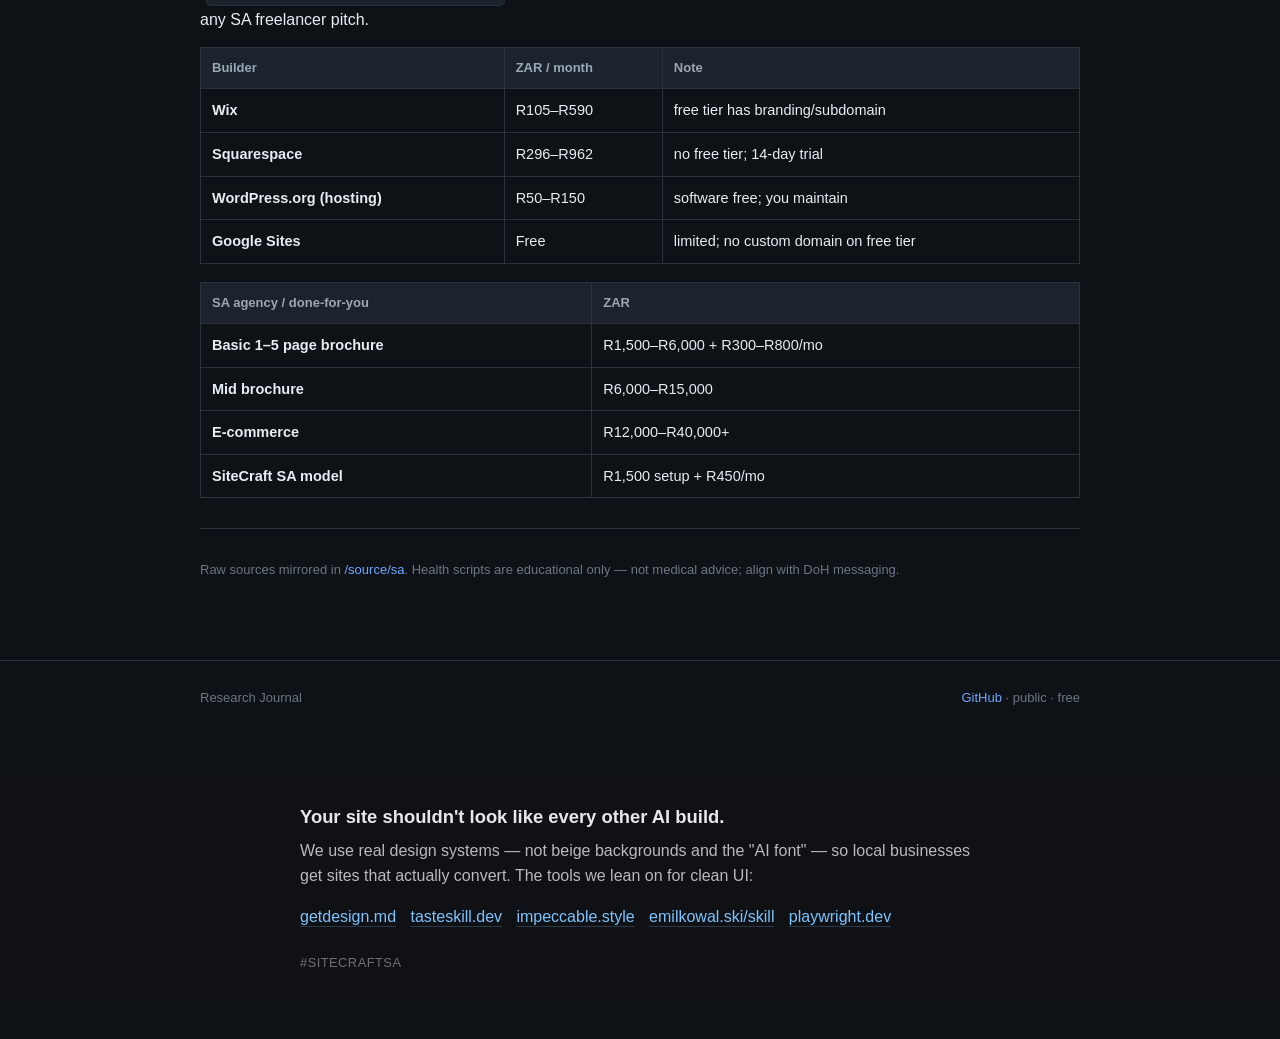
<file: south-african-research.html>
<!DOCTYPE html>
<html lang="en">
<head>
<meta charset="utf-8">
<meta name="viewport" content="width=device-width,initial-scale=1">
<title>South African Research — Research Journal</title>
<link rel="stylesheet" href="assets/site.css">
</head>
<body>
<header class="site"><div class="wrap">
  <h1>Research Journal</h1>
  <span class="tag">South African Research stream · localised &amp; applied</span>
</div></header>
<nav class="top"><div class="wrap">
  <a href="index.html">Home</a>
  <a href="deep-research.html">Deep Research</a>
  <a class="active" href="south-african-research.html">South African Research</a>
  <a href="methodology.html">Methodology</a>
  <a href="about.html">About</a>
</div></nav>
<main><article class="wrap">
  <p class="meta">Stream: South African Research · last updated 2026-08-25</p>
  <h2>South African Research</h2>
  <p class="lede">Research mapped onto South Africa's <b>actual</b> disease burden and market — the localised
  counterpart to the Deep Research stream. The flagship output is a mechanism-first health-communication content
  system a freelancer can sell to the DoH, provinces, and NGOs.</p>

  <div class="note">
    <b>The gap this fills:</b> 2025 PEPFAR cuts removed ~22% of South Africa's US$2.56B HIV budget — hitting
    community-based testing, psychosocial and <i>education</i> services. NGOs need cheap, scalable, local health-ed
    content to replace defunded community education. This stream is the research behind that product.
  </div>

  <h3 id="pitch">1 · Freelance brief — "Mechanism-First" SA health comms</h3>
  <p><span class="flag">source: msf_research/SA_healthcomms_freelance_pitch.md</span></p>
  <p>We reverse-engineered a <b>proven</b> global health-TikTok format (<code>@medicalsciencefacts</code>, 32 real
  videos analysed — hernia 574K, breast-cancer 213K) and matched it to SA's real burden. The transferable lesson:</p>
  <blockquote>People engage with the HIDDEN MECHANISM of a real condition — not the outline of a thing they vaguely know.</blockquote>
  <h4>SA's real burden (sourced: Wikipedia Health in SA / HIV in SA, 2025)</h4>
  <ul>
    <li><b>HIV:</b> ~7.8M PLHIV — highest national burden on earth; ~50,000 deaths/yr; world's largest ART programme; U=U is real.</li>
    <li><b>TB:</b> run <i>together</i> with HIV by the DoH ("National HIV and AIDS and TB Programme"); co-infection is the killer.</li>
    <li><b>NCDs rising:</b> obesity climbing as hunger falls; hypertension, diabetes, stroke, cancer all growing.</li>
    <li><b>Maternal/child:</b> maternal mortality 410/100k; under-5 mortality 65/1k.</li>
  </ul>
  <h4>The mismatch we exploit</h4>
  <p>Global health-TikTok wins on hernia/cancer trivia; SA's lethal burden is HIV/TB/NCDs/maternal. Nobody runs the
  "what really happens when TB takes hold in your lungs?" format at SA scale, in SA languages, with SA clinic CTAs.
  That is the gap.</p>
  <h4>Ready-to-send pitch (one paragraph)</h4>
  <blockquote>"South Africans spend hours a day on TikTok/WhatsApp but health departments still push PDFs. I produce
  <i>mechanism-first</i> short video — 'What really happens when TB takes hold in your lungs?' — that a verified global
  account proved drives 100K–570K engagement per clip. I localise it to SA's real burden (HIV/TB/NCDs/maternal), in
  English + Afrikaans + isiZulu, each clip ending on a real clinic action. It is cheap to produce, owned by you, and
  fills the community-education gap left by 2025 funding cuts. Pilot: 30 clips, one condition area, with engagement +
  recall metrics reported back."</blockquote>
  <h4>Why a freelancer wins (vs an agency)</h4>
  <ul>
    <li><b>Cost:</b> a 30-clip pilot at agency rates is R100k+; templated format delivers the same at a fraction.</li>
    <li><b>Speed:</b> templated scripts + localisation = days, not months of strategy decks.</li>
    <li><b>Native feel:</b> SA freelancer &gt; overseas agency for language + clinic realism.</li>
    <li><b>Funded buyers exist:</b> NGOs with PEPFAR-shaped holes, CANSA, Heart &amp; Stroke Foundation, Diabetes SA, provincial health comms.</li>
  </ul>

  <hr>
  <h3 id="hivtb">2 · HIV/TB Pilot Pack — 10 SA-localised scripts</h3>
  <p><span class="flag">source: msf_research/HIV_TB_pilot_pack.md</span> Each clip = 20–45s vertical, calm
  documentary voice, ends on a REAL SA clinic CTA. Compliance: pinned "not medical advice"; aligns with DoH
  test-and-treat / U=U.</p>
  <table>
    <tr><th>#</th><th>Script</th><th>Hook / CTA</th></tr>
    <tr><td>1 🔥</td><td>TB in the lungs</td><td>"What really happens when TB takes hold in your lungs?" → free TB test at any clinic</td></tr>
    <tr><td>2</td><td>HIV / U=U</td><td>"treatment means you can't pass it on" → free HIV test &amp; ARVs</td></tr>
    <tr><td>3</td><td>How HIV attacks the immune system</td><td>CD4 "generals" → start ARVs same day if positive</td></tr>
    <tr><td>4</td><td>Why TB treatment takes months</td><td>slow bacteria → finish full course (resistance)</td></tr>
    <tr><td>5</td><td>TB + HIV: the deadly pair</td><td>test &amp; treat BOTH</td></tr>
    <tr><td>6</td><td>How ARVs work (U=U mechanism)</td><td>block copying → undetectable → can't transmit</td></tr>
    <tr><td>7</td><td>Preventing mother-to-child transmission</td><td>risk → near zero with treatment</td></tr>
    <tr><td>8</td><td>The latent TB trap</td><td>dormant → wakes when immunity drops</td></tr>
    <tr><td>9</td><td>Reading the CD4 count</td><td>500–1500 healthy → ARVs rebuild</td></tr>
    <tr><td>10</td><td>When a cough is TB</td><td>cough &gt;2 weeks + sweats → TEST</td></tr>
  </table>
  <p><b>Production order:</b> 1 → 2 → 5 → 6 → 10 first (highest burden × proven hook), then 3/4/7/8/9 as deep-dives.
  Localisation: Afrikaans 🟢 ship 1:1; isiZulu 🟡 needs native review.</p>

  <hr>
  <h3 id="ncd">3 · NCD Pilot Pack — 10 SA-localised scripts</h3>
  <p><span class="flag">source: msf_research/NCD_pilot_pack.md</span> Same format, mapped to SA's fast-rising
  non-communicable burden.</p>
  <table>
    <tr><th>#</th><th>Script</th><th>Hook / CTA</th></tr>
    <tr><td>1 🔥</td><td>Diabetes vessel damage</td><td>insulin resistance → vessel damage → free blood-sugar test</td></tr>
    <tr><td>2</td><td>Stroke BE FAST</td><td>brain supply cut off → call 10177</td></tr>
    <tr><td>3</td><td>Hypertension silent strain</td><td>free BP check at clinic</td></tr>
    <tr><td>4</td><td>How a heart attack happens</td><td>plaque → clot → call 10177</td></tr>
    <tr><td>5</td><td>Kidney filtration failure</td><td>fail silently → control sugar/pressure</td></tr>
    <tr><td>6</td><td>How a clot forms</td><td>helpful vs hazardous (PE/stroke)</td></tr>
    <tr><td>7</td><td>Salt and blood pressure</td><td>salt → volume → pressure → cut salt</td></tr>
    <tr><td>8</td><td>Insulin resistance (pre-diabetes)</td><td>caught early, often preventable</td></tr>
    <tr><td>9</td><td>Amputation chain (diabetic foot)</td><td>check feet daily</td></tr>
    <tr><td>10</td><td>Cholesterol plaque build-up</td><td>LDL → artery wall → clinic lipid test</td></tr>
  </table>

  <hr>
  <h3 id="calendar">4 · 30-Day SA Health-Education Content Calendar</h3>
  <p><span class="flag">source: msf_research/SA_health_content_calendar.md</span> Built from the
  <code>@medicalsciencefacts</code> format. 1 clip/day, 20–45s vertical, calm documentary voice, curiosity-gap hook,
  "Follow for more" CTA, pinned "not medical advice" on condition videos. SA topics layered on their proven pillars
  (body mechanics → cancer/women's health → organs/SA public health → skin/sun/myth-busting). <b>Posting cadence:</b>
  18:00–20:00 SAST weekdays; batch-record weekly.</p>
  <p class="meta">HPCSA advertising rules apply to health claims — keep to education, no prescribing. Language A/B:
  English → Afrikaans (<code>Volg vir meer!</code>) → isiZulu captions for KZN/Gauteng reach.</p>

  <hr>
  <h3 id="pricing">5 · ZA web-builder &amp; agency pricing (verifiable 2026)</h3>
  <p><span class="flag">source: Desktop/crew_demo/research_weboptions_za.md</span> From a separate local-market research
  run — useful as a pricing reference for any SA freelancer pitch.</p>
  <table>
    <tr><th>Builder</th><th>ZAR / month</th><th>Note</th></tr>
    <tr><td>Wix</td><td>R105–R590</td><td>free tier has branding/subdomain</td></tr>
    <tr><td>Squarespace</td><td>R296–R962</td><td>no free tier; 14-day trial</td></tr>
    <tr><td>WordPress.org (hosting)</td><td>R50–R150</td><td>software free; you maintain</td></tr>
    <tr><td>Google Sites</td><td>Free</td><td>limited; no custom domain on free tier</td></tr>
  </table>
  <table>
    <tr><th>SA agency / done-for-you</th><th>ZAR</th></tr>
    <tr><td>Basic 1–5 page brochure</td><td>R1,500–R6,000 + R300–R800/mo</td></tr>
    <tr><td>Mid brochure</td><td>R6,000–R15,000</td></tr>
    <tr><td>E-commerce</td><td>R12,000–R40,000+</td></tr>
    <tr><td>SiteCraft SA model</td><td>R1,500 setup + R450/mo</td></tr>
  </table>

  <hr>
  <p class="meta">Raw sources mirrored in <a href="https://github.com/thabs1234/research-journal/tree/main/source/sa">/source/sa</a>.
  Health scripts are educational only — not medical advice; align with DoH messaging.</p>
</article></main>
<footer class="site"><div class="wrap">
  <span>Research Journal</span><span><a href="https://github.com/thabs1234/research-journal">GitHub</a> · public · free</span>
</div></footer>
<!-- SiteCraft design stance — injected snippet (self-contained, no external deps) -->
<section class="sc-design-stance" aria-label="Built with real design systems">
  <div class="sc-ds-inner">
    <p class="sc-ds-lead">Your site shouldn't look like every other AI build.</p>
    <p class="sc-ds-body">We use real design systems — not beige backgrounds and the "AI font" — so local businesses get sites that actually convert. The tools we lean on for clean UI:</p>
    <ul class="sc-ds-links">
      <li><a href="https://getdesign.md/" target="_blank" rel="noopener">getdesign.md</a></li>
      <li><a href="https://tasteskill.dev" target="_blank" rel="noopener">tasteskill.dev</a></li>
      <li><a href="https://impeccable.style" target="_blank" rel="noopener">impeccable.style</a></li>
      <li><a href="https://emilkowal.ski/skill" target="_blank" rel="noopener">emilkowal.ski/skill</a></li>
      <li><a href="https://playwright.dev" target="_blank" rel="noopener">playwright.dev</a></li>
    </ul>
    <p class="sc-ds-tag">#SiteCraftSA</p>
  </div>
  <style>
    .sc-design-stance{margin:2.5rem 0;padding:1.75rem 1.5rem;background:#0f1115;color:#e8e8ea;border-radius:14px;font-family:-apple-system,BlinkMacSystemFont,"Segoe UI",Roboto,Helvetica,Arial,sans-serif;line-height:1.55}
    .sc-ds-inner{max-width:680px;margin:0 auto}
    .sc-ds-lead{font-size:1.15rem;font-weight:600;margin:0 0 .5rem}
    .sc-ds-body{margin:0 0 1rem;color:#b9b9c0}
    .sc-ds-links{list-style:none;display:flex;flex-wrap:wrap;gap:.5rem .9rem;padding:0;margin:0 0 1rem}
    .sc-ds-links a{color:#7cc4ff;text-decoration:none;border-bottom:1px solid #2a3a4a;padding-bottom:1px}
    .sc-ds-links a:hover{color:#a9d8ff}
    .sc-ds-tag{margin:0;font-size:.8rem;letter-spacing:.04em;color:#6f6f78;text-transform:uppercase}
  </style>
</section>
<!-- /SiteCraft design stance -->
</body>
</html>
</file>
<file: assets/site.css>
:root{
  --bg:#0e1116; --panel:#161b22; --panel2:#1c232c; --border:#2a323d;
  --ink:#e6edf3; --muted:#9aa7b4; --faint:#6b7785;
  --deep:#6ea8fe; --za:#ffb454; --accent:#3ddc97;
  --max:920px;
}
*{box-sizing:border-box;margin:0;padding:0}
body{font:16px/1.7 -apple-system,BlinkMacSystemFont,"Segoe UI",Roboto,Helvetica,Arial,sans-serif;
  background:var(--bg);color:var(--ink);-webkit-font-smoothing:antialiased}
a{color:var(--deep);text-decoration:none}
a:hover{text-decoration:underline}
.wrap{max-width:var(--max);margin:0 auto;padding:0 20px}
header.site{background:linear-gradient(180deg,#11161d,#0e1116);border-bottom:1px solid var(--border);padding:30px 0 26px}
header.site .wrap{display:flex;flex-wrap:wrap;align-items:baseline;gap:10px 18px}
header.site h1{font-size:22px;letter-spacing:-.02em}
header.site .tag{color:var(--muted);font-size:14px}
nav.top{border-bottom:1px solid var(--border);background:var(--panel)}
nav.top .wrap{display:flex;gap:6px;flex-wrap:wrap;padding:0 14px}
nav.top a{padding:13px 14px;font-size:14px;color:var(--muted);border-bottom:2px solid transparent}
nav.top a:hover{color:var(--ink);text-decoration:none}
nav.top a.active{color:var(--ink);border-bottom-color:var(--accent)}
main{padding:34px 0 60px}
h2{font-size:25px;letter-spacing:-.02em;margin:6px 0 14px;padding-top:8px}
h3{font-size:18px;margin:28px 0 8px;color:#cdd9e5}
h4{font-size:15px;text-transform:uppercase;letter-spacing:.08em;color:var(--faint);margin:22px 0 6px}
.lede{color:var(--muted);font-size:15.5px;margin-bottom:18px;max-width:760px}
p{margin:0 0 14px}
ul,ol{margin:0 0 16px 22px}
li{margin:0 0 7px}
hr{border:0;border-top:1px solid var(--border);margin:30px 0}
.card{background:var(--panel);border:1px solid var(--border);border-radius:12px;padding:20px 22px;margin:0 0 16px}
.card h3{margin-top:2px}
.grid2{display:grid;grid-template-columns:1fr 1fr;gap:16px}
@media(max-width:680px){.grid2{grid-template-columns:1fr}}
.stream{display:grid;grid-template-columns:1fr 1fr;gap:18px;margin:8px 0 26px}
.stream .s{border:1px solid var(--border);border-radius:14px;padding:22px;background:var(--panel)}
.stream .s.deep{border-top:3px solid var(--deep)}
.stream .s.za{border-top:3px solid var(--za)}
.stream .s h3{margin-top:0}
.stream .s .pill{display:inline-block;font-size:11px;letter-spacing:.12em;text-transform:uppercase;
  padding:3px 9px;border-radius:999px;margin-bottom:10px}
.stream .s.deep .pill{background:rgba(110,168,254,.14);color:var(--deep)}
.stream .s.za .pill{background:rgba(255,180,84,.14);color:var(--za)}
.stream .s ul{margin-left:18px;font-size:14.5px;color:var(--muted)}
.stream .s ul b{color:var(--ink)}
.meta{color:var(--faint);font-size:13px;margin-bottom:18px}
table{border-collapse:collapse;width:100%;margin:6px 0 18px;font-size:14.5px}
th,td{border:1px solid var(--border);padding:9px 11px;text-align:left;vertical-align:top}
th{background:var(--panel2);color:var(--muted);font-weight:600;font-size:13px}
td:first-child{color:var(--ink);font-weight:600}
.paper{border-left:3px solid var(--deep);padding:4px 0 4px 16px;margin:0 0 14px}
.paper b{color:var(--ink)}
.paper .src{color:var(--faint);font-size:13px}
.tagline{font-size:13px;color:var(--faint);margin-top:4px}
.note{background:var(--panel2);border:1px solid var(--border);border-left:3px solid var(--za);
  border-radius:8px;padding:14px 16px;font-size:14px;color:var(--muted);margin:0 0 16px}
article{max-width:760px}
blockquote{border-left:3px solid var(--border);padding:4px 0 4px 16px;color:var(--muted);margin:0 0 16px}
code{background:var(--panel2);padding:2px 6px;border-radius:5px;font-size:13px}
footer.site{border-top:1px solid var(--border);color:var(--faint);font-size:13px;padding:26px 0}
footer.site .wrap{display:flex;flex-wrap:wrap;gap:6px 18px;justify-content:space-between}
.flag{display:inline-block;font-size:11px;padding:2px 7px;border-radius:5px;background:var(--panel2);
  color:var(--muted);border:1px solid var(--border);margin-left:6px}
</file>
